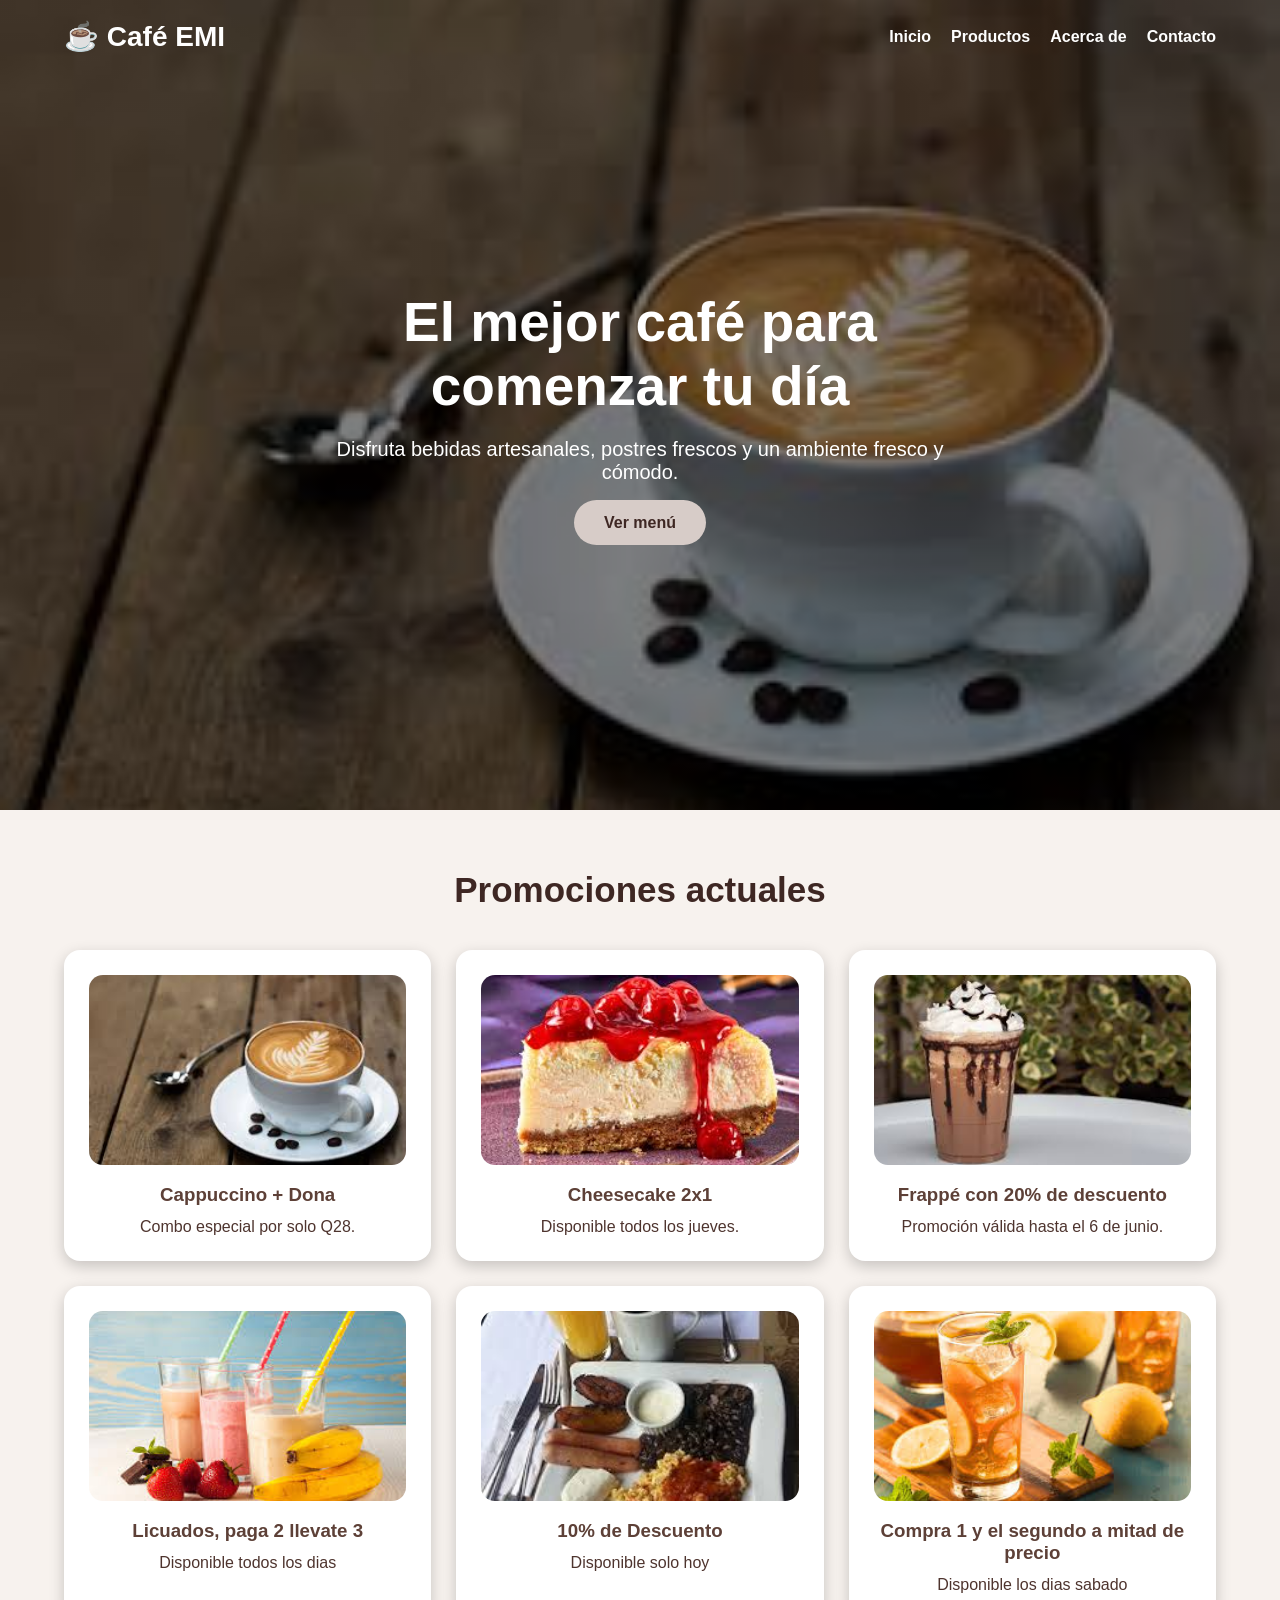
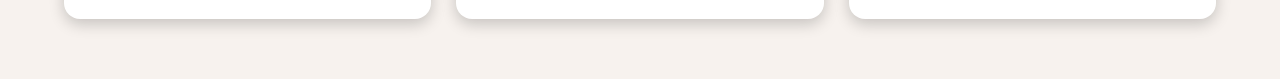
<file: index.html>
<!DOCTYPE html>
<html lang="es">

<head>
    <meta charset="UTF-8">
    <meta name="viewport" content="width=device-width, initial-scale=1.0">
    <title>Café EMI</title>
    <link rel="stylesheet" href="index3190_26_3699.css">
</head>

<body>

    <header class="header3190_26_3699">

        <nav class="navbar3190_26_3699">
            <h1 class="logo3190_26_3699">☕ Café EMI</h1>

            <ul class="menu3190_26_3699">
                <li><a href="index.html">Inicio</a></li>
                <li><a href="productos3190-25-3699.html">Productos</a></li>
                <li><a href="acercade3190-26-3699.html">Acerca de</a></li>
                <li><a href="contacto3190-26-3699.html">Contacto</a></li>
            </ul>
        </nav>

        <section class="hero3190_26_3699">
            <div class="hero_texto3190_26_3699">
                <h2>El mejor café para comenzar tu día</h2>

                <p>
                    Disfruta bebidas artesanales, postres frescos y un ambiente fresco y cómodo.
                </p>

                <a href="productos3190-25-3699.html" class="btn3190_26_3699">
                    Ver menú
                </a>
            </div>
        </section>

    </header>

    <section class="seccion3190_26_3699">
        <h2>Promociones actuales</h2>

        <div class="cards3190_26_3699">

            <div class="card3190_26_3699">
                <img src="imagen_principal.jpg" alt="Cappuccino con dona">
                <h3>Cappuccino + Dona</h3>
                <p>Combo especial por solo Q28.</p>
            </div>

            <div class="card3190_26_3699">
                <img src="cheescake.jpg" alt="Cheesecake">
                <h3>Cheesecake 2x1</h3>
                <p>Disponible todos los jueves.</p>
            </div>

            <div class="card3190_26_3699">
                <img src="frappe.jpg" alt="Frappé">
                <h3>Frappé con 20% de descuento</h3>
                <p>Promoción válida hasta el 6 de junio.</p>
            </div>


            <div class="card3190_26_3699">
                <img src="licuado.jpg" alt="licuado">
                <h3>Licuados, paga 2 llevate 3</h3>
                <p>Disponible todos los dias </p>
            </div>

            <div class="card3190_26_3699">
                <img src="desayuno.jpg" alt="Desayuno">
                <h3>10% de Descuento</h3>
                <p>Disponible solo hoy  </p>
            </div>
            <div class="card3190_26_3699">
                <img src="tefrio.jpg" alt="tefrio">
                <h3>Compra 1 y el segundo a mitad de precio</h3>
                <p>Disponible los dias sabado</p>
            </div>

        </div>
    </section>

</body>

</html>
</file>
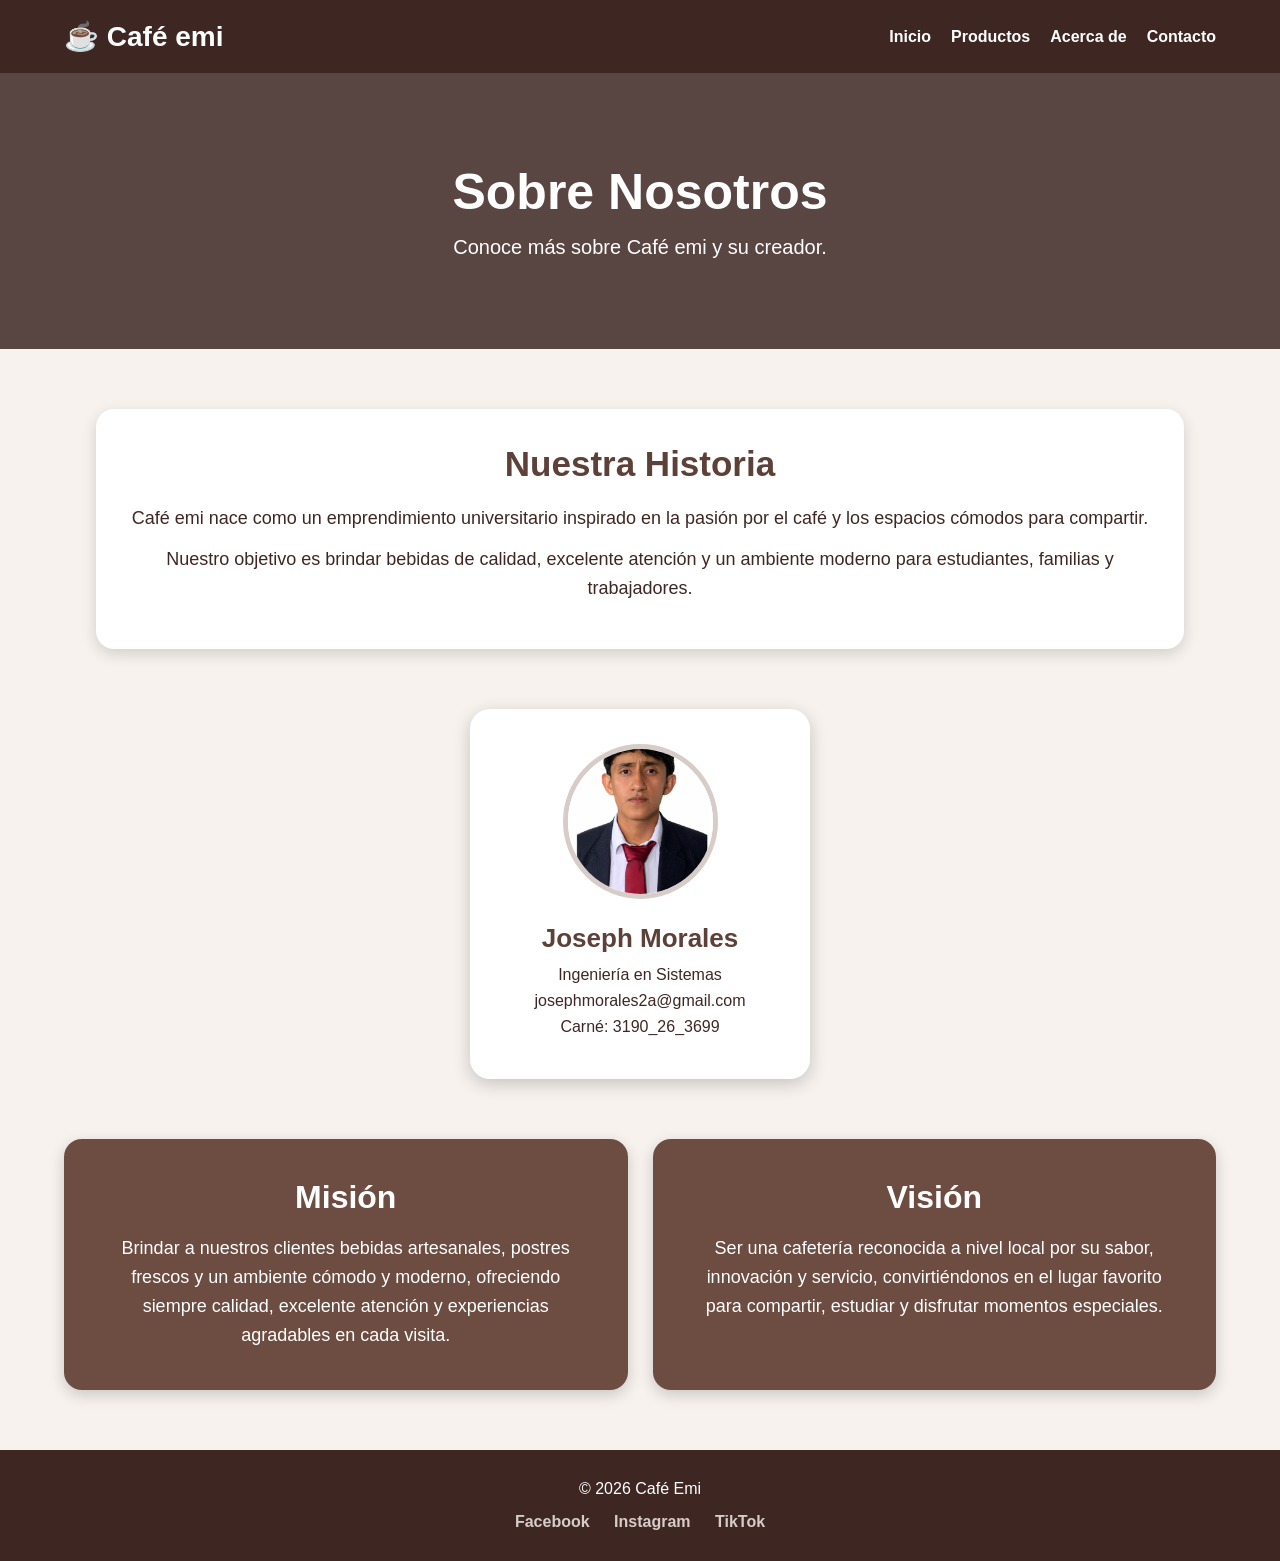
<file: acercade3190-26-3699.html>
<!DOCTYPE html>
<html lang="es">

<head>

    <meta charset="UTF-8">

    <meta name="viewport"
    content="width=device-width, initial-scale=1.0">

    <title>
        Acerca de | Café Aurora
    </title>

    <link rel="stylesheet"
    href="acercade3190_26_3699.css">

</head>

<body>

    <header class="header3190_26_3699">

        <nav class="navbar3190_26_3699">

            <h1 class="logo3190_26_3699">
                ☕ Café emi
            </h1>

            <ul class="menu3190_26_3699">

                <li>
                    <a href="index.html">
                        Inicio
                    </a>
                </li>

                <li>
                    <a href="productos3190-25-3699.html">
                        Productos
                    </a>
                </li>

                <li>
                    <a href="acercade3190-26-3699.html">
                        Acerca de
                    </a>
                </li>

                <li>
                    <a href="contacto3190-26-3699.html">
                        Contacto
                    </a>
                </li>

            </ul>

        </nav>

    </header>

    <section class="banner3190_26_3699">

        <h2>
            Sobre Nosotros
        </h2>

        <p>
            Conoce más sobre Café emi y su creador.
        </p>

    </section>

    <section class="info3190_26_3699">

        <div class="texto3190_26_3699">

            <h2>
                Nuestra Historia
            </h2>

            <p>
                Café emi nace como un emprendimiento universitario
                inspirado en la pasión por el café y los espacios
                cómodos para compartir.
            </p>

            <p>
                Nuestro objetivo es brindar bebidas de calidad,
                excelente atención y un ambiente moderno para
                estudiantes, familias y trabajadores.
            </p>

        </div>

    </section>

    <section class="creador3190_26_3699">

        <div class="card3190_26_3699">

            <img src="yo.png"
            alt="Foto del creador">

            <h3>
                Joseph Morales
            </h3>

            <p>
                Ingeniería en Sistemas
            </p>

            <p>
                josephmorales2a@gmail.com
            </p>

            <p>
                Carné: 3190_26_3699
            </p>

        </div>

    </section>

    <section class="misionvision3190_26_3699">

        <div class="bloque3190_26_3699">

            <h2>
                Misión
            </h2>

            <p>
                Brindar a nuestros clientes bebidas artesanales,
                postres frescos y un ambiente cómodo y moderno,
                ofreciendo siempre calidad, excelente atención y
                experiencias agradables en cada visita.
            </p>

        </div>

        <div class="bloque3190_26_3699">

            <h2>
                Visión
            </h2>

            <p>
                Ser una cafetería reconocida a nivel local por su
                sabor, innovación y servicio, convirtiéndonos en
                el lugar favorito para compartir, estudiar y disfrutar
                momentos especiales.
            </p>

        </div>

    </section>

    <footer class="footer3190_26_3699">

        <p>
            © 2026 Café Emi
        </p>

        <div class="redes3190_26_3699">

            <a href="https://facebook.com">
                Facebook
            </a>

            <a href="https://instagram.com">
                Instagram
            </a>

            <a href="https://tiktok.com">
                TikTok
            </a>

        </div>

    </footer>

</body>

</html>
</file>
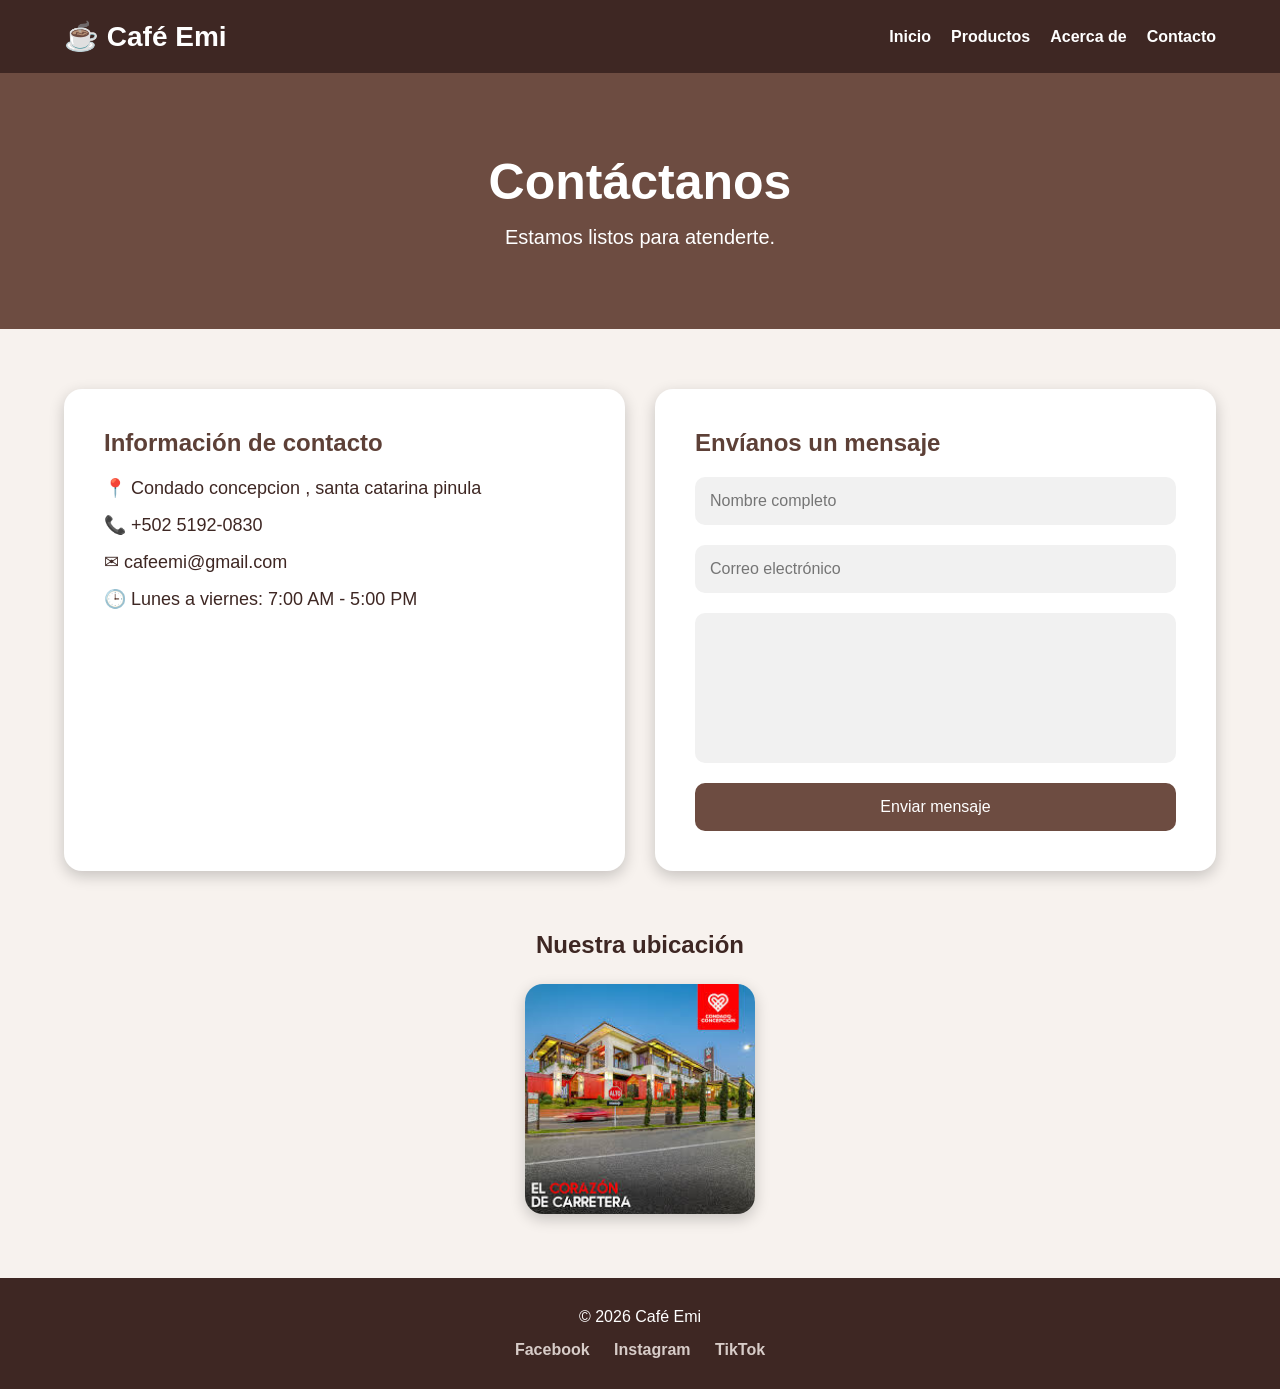
<file: contacto3190-26-3699.html>
<!DOCTYPE html>
<html lang="es">

<head>

    <meta charset="UTF-8">

    <meta name="viewport"
    content="width=device-width, initial-scale=1.0">

    <title>
        Contacto | Café Emi
    </title>

    <link rel="stylesheet"
    href="contacto.3190_26_3699.css">

</head>

<body>

    <header class="header3190_26_3699">

        <nav class="navbar3190_26_3699">

            <h1 class="logo3190_26_3699">
                ☕ Café Emi
            </h1>

            <ul class="menu3190_26_3699">

                <li>
                    <a href="index.html">
                        Inicio
                    </a>
                </li>

                <li>
                    <a href="productos3190-25-3699.html">
                        Productos
                    </a>
                </li>

                <li>
                    <a href="acercade3190-26-3699.html">
                        Acerca de
                    </a>
                </li>

                <li>
                    <a href="contacto3190-26-3699.html">
                        Contacto
                    </a>
                </li>

            </ul>

        </nav>

    </header>

    <section class="banner3190_26_3699">

        <h2>
            Contáctanos
        </h2>

        <p>
            Estamos listos para atenderte.
        </p>

    </section>

    <section class="contacto3190_26_3699">

        <div class="info3190_26_3699">

            <h2>
                Información de contacto
            </h2>

            <p>
                📍 Condado concepcion , santa catarina pinula
            </p>

            <p>
                📞 +502 5192-0830
            </p>

            <p>
                ✉ cafeemi@gmail.com
            </p>

            <p>
                🕒 Lunes a viernes:
                7:00 AM - 5:00 PM
            </p>

        </div>

        <div class="formulario3190_26_3699">

            <h2>
                Envíanos un mensaje
            </h2>

            <form>

                <input type="text"
                placeholder="Nombre completo">

                <input type="email"
                placeholder="Correo electrónico">

                <textarea
                placeholder="Escribe tu mensaje">
                </textarea>

                <button type="submit">
                    Enviar mensaje
                </button>

            </form>

        </div>

    </section>

    <section class="mapa3190_26_3699">

        <h2>
            Nuestra ubicación
        </h2>

        <img src="con.jpg"
        alt="Mapa ubicación">

    </section>

    <footer class="footer3190_26_3699">

        <p>
            © 2026 Café Emi
        </p>

        <div class="redes3190_26_3699">

            <a href="https://facebook.com">
                Facebook
            </a>

            <a href="https://instagram.com">
                Instagram
            </a>

            <a href="https://tiktok.com">
                TikTok
            </a>

        </div>

    </footer>

</body>

</html>
</file>
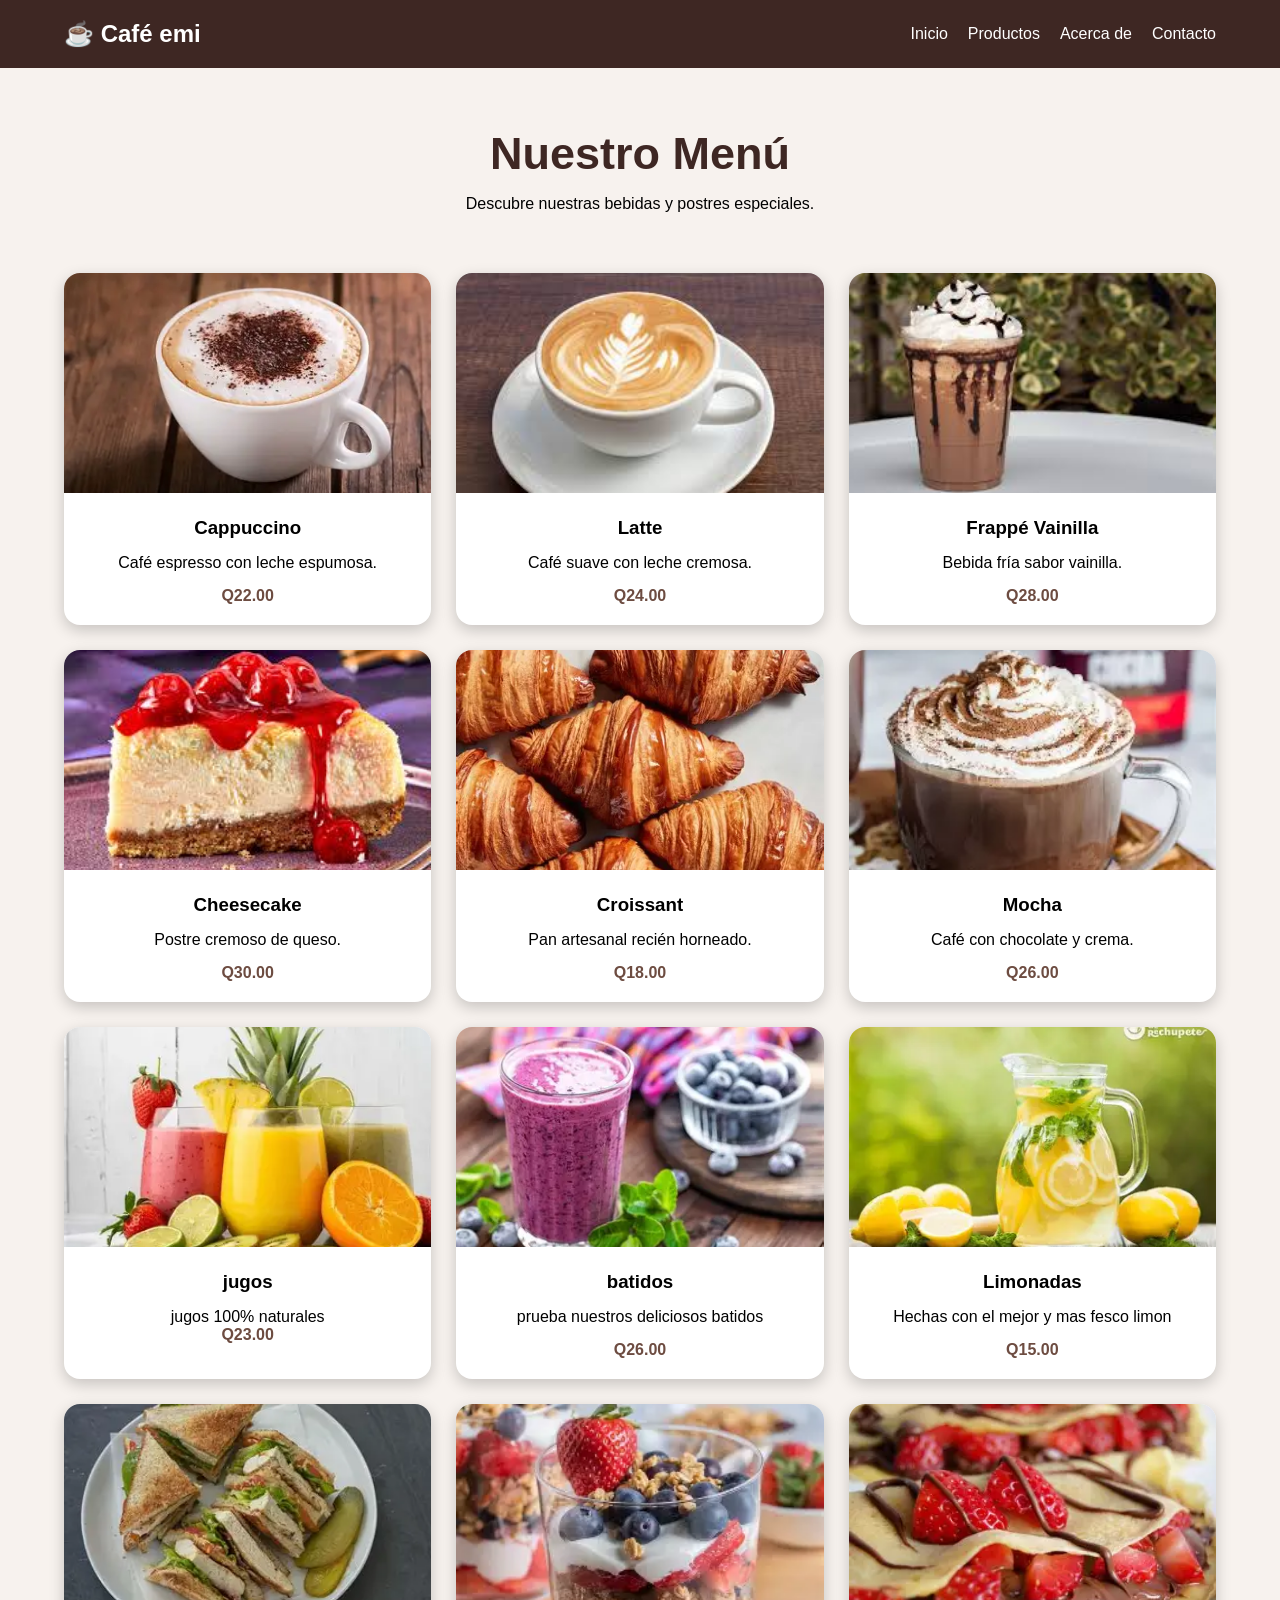
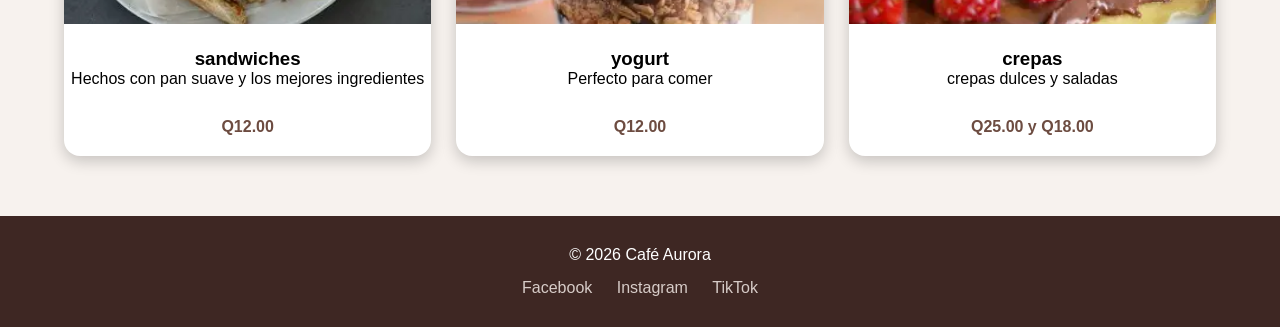
<file: productos3190-25-3699.html>
<!DOCTYPE html>
<html lang="es">

<head>
    <meta charset="UTF-8">
    <meta name="viewport" content="width=device-width, initial-scale=1.0">

    <title>Productos | Café Aurora</title>

    <link rel="stylesheet"
    href="productos3190_26_3699.css">
</head>

<body>
    <header class="header3190_26_3699">

    <nav class="navbar3190_26_3699">

        <h1 class="logo3190_26_3699">
            ☕ Café emi
        </h1>

        <ul class="menu3190_26_3699">

            <li>
                <a href="index.html">
                    Inicio
                </a>
            </li>

            <li>
                <a href="productos3190-25-3699.html">
                    Productos
                </a>
            </li>

            <li>
                <a href="acercade3190-26-3699.html">
                    Acerca de
                </a>
            </li>

            <li>
                <a href="contacto3190-26-3699.html">
                    Contacto
                </a>
            </li>

        </ul>

    </nav>

</header>
<section class="titulo3190_26_3699">

    <h2>
        Nuestro Menú
    </h2>

    <p>
        Descubre nuestras bebidas y postres especiales.
    </p>

</section>
<section class="productos3190_26_3699">

    <div class="card3190_26_3699">

        <img src="capuccino.webp"
        alt="Cappuccino">

        <h3>
            Cappuccino
        </h3>

        <p>
            Café espresso con leche espumosa.
        </p>

        <span>
            Q22.00
        </span>

    </div>

    <div class="card3190_26_3699">

        <img src="latte.jpg"
        alt="Latte">

        <h3>
            Latte
        </h3>

        <p>
            Café suave con leche cremosa.
        </p>

        <span>
            Q24.00
        </span>

    </div>

    <div class="card3190_26_3699">

        <img src="frappe.jpg"
        alt="Frappé">

        <h3>
            Frappé Vainilla
        </h3>

        <p>
            Bebida fría sabor vainilla.
        </p>

        <span>
            Q28.00
        </span>

    </div>

    <div class="card3190_26_3699">

        <img src="cheescake.jpg"
        alt="Cheescake">

        <h3>
            Cheesecake
        </h3>

        <p>
            Postre cremoso de queso.
        </p>

        <span>
            Q30.00
        </span>

    </div>

    <div class="card3190_26_3699">

        <img src="croissant.webp"
        alt="Croissant">

        <h3>
            Croissant
        </h3>

        <p>
            Pan artesanal recién horneado.
        </p>

        <span>
            Q18.00
        </span>

    </div>

    <div class="card3190_26_3699">

        <img src="mocha.webp"
        alt="Mocha">

        <h3>
            Mocha
        </h3>

        <p>
            Café con chocolate y crema.
        </p>

        <span>
            Q26.00
        </span>

    </div>

    <div class="card3190_26_3699">

        <img src="jugos.webp"
        alt="jugos">

        <h3>
            jugos
        </h3>

        <p>
            jugos 100% naturales

        <span>
            Q23.00
        </span>

    </div>
    <div class="card3190_26_3699">

        <img src="batidos.webp"
        alt="batido">

        <h3>
            batidos
        </h3>

        <p>
            prueba nuestros deliciosos batidos
        </p>

        <span>
            Q26.00
        </span>

    </div>

    <div class="card3190_26_3699">

        <img src="limo.webp"
        alt="limo">

        <h3>
            Limonadas
        </h3>

        <p>
           Hechas con el mejor y mas fesco limon
        </p>

        <span>
            Q15.00
        </span>

    </div>

     <div class="card3190_26_3699">

        <img src="sand.webp"
        alt="sand">

        <h3>
           sandwiches
        </h3>
        Hechos con pan suave y los mejores ingredientes
        <p>
           
        </p>

        <span>
            Q12.00
        </span>

    </div>
     <div class="card3190_26_3699">

        <img src="yog.webp"
        alt="yog">

        <h3>
          yogurt 
        </h3>
        Perfecto para comer 
        <p>
           
        </p>

        <span>
            Q12.00
        </span>

    </div>
     <div class="card3190_26_3699">

        <img src="cre.webp"
        alt="cre">

        <h3>
          crepas
        </h3>
        crepas dulces y saladas
        <p>
           
        </p>

        <span>
            Q25.00 y Q18.00
        </span>

    </div>




</section>
<footer class="footer3190_26_3699">

    <p>
        © 2026 Café Aurora
    </p>

    <div class="redes3190_26_3699">

        <a href="https://facebook.com">
            Facebook
        </a>

        <a href="https://instagram.com">
            Instagram
        </a>

        <a href="https://tiktok.com">
            TikTok
        </a>

    </div>

</footer>

</body>

</html>
</file>
<file: index3190_26_3699.css>
* {
    margin: 0;
    padding: 0;
    box-sizing: border-box;
}

body {
    font-family: Arial, Helvetica, sans-serif;
    background-color: #f7f2ee;
    color: #3e2723;
}

.header3190_26_3699 {
    min-height: 90vh;
    background:
        linear-gradient(
            rgba(0, 0, 0, 0.5),
            rgba(0, 0, 0, 0.5)
        ),
        url("imagen_principal.jpg");

    background-size: cover;
    background-position: center;
}

.navbar3190_26_3699 {
    width: 90%;
    margin: auto;
    padding: 20px 0;

    display: flex;
    justify-content: space-between;
    align-items: center;
}

.logo3190_26_3699 {
    color: white;
    font-size: 28px;
}

.menu3190_26_3699 {
    display: flex;
    gap: 20px;
    list-style: none;
}

.menu3190_26_3699 a {
    color: white;
    text-decoration: none;
    font-weight: bold;
}

.menu3190_26_3699 a:hover {
    color: #d7ccc8;
}

.hero3190_26_3699 {
    height: 75vh;

    display: flex;
    justify-content: center;
    align-items: center;

    text-align: center;
}

.hero_texto3190_26_3699 {
    color: white;
    max-width: 700px;
    padding: 20px;
}

.hero_texto3190_26_3699 h2 {
    font-size: 55px;
    margin-bottom: 20px;
}

.hero_texto3190_26_3699 p {
    font-size: 20px;
    margin-bottom: 30px;
}

.btn3190_26_3699 {
    background-color: #d7ccc8;
    padding: 14px 30px;

    text-decoration: none;
    color: #3e2723;

    border-radius: 30px;
    font-weight: bold;
}

.btn3190_26_3699:hover {
    background-color: white;
}

.seccion3190_26_3699 {
    width: 90%;
    margin: auto;
    padding: 60px 0;
}

.seccion3190_26_3699 h2 {
    text-align: center;
    margin-bottom: 40px;
    font-size: 35px;
}

.cards3190_26_3699 {
    display: grid;
    grid-template-columns: repeat(3, 1fr);
    gap: 25px;
}

.card3190_26_3699 {
    background-color: white;
    padding: 25px;
    border-radius: 16px;
    text-align: center;
    box-shadow: 0 5px 15px rgba(0, 0, 0, 0.2);
    transition: 0.3s;
}

.card3190_26_3699:hover {
    transform: translateY(-8px);
}

.card3190_26_3699 img {
    width: 100%;
    height: 190px;
    object-fit: cover;
    border-radius: 14px;
    margin-bottom: 15px;
}

.card3190_26_3699 h3 {
    margin-bottom: 12px;
    color: #5d4037;
}

.card3190_26_3699 p {
    color: #4e342e;
}


@media (max-width: 768px) {

    .navbar3190_26_3699 {
        flex-direction: column;
        gap: 15px;
    }

    .menu3190_26_3699 {
        flex-direction: column;
        text-align: center;
    }

    .hero_texto3190_26_3699 h2 {
        font-size: 36px;
    }

    .cards3190_26_3699 {
        grid-template-columns: 1fr;
    }
}
</file>
<file: acercade3190_26_3699.css>
* {
    margin: 0;
    padding: 0;
    box-sizing: border-box;
}

body {
    font-family: Arial, Helvetica, sans-serif;
    background-color: #f7f2ee;
    color: #3e2723;
}



.header3190_26_3699 {
    background-color: #3e2723;
}

.navbar3190_26_3699 {
    width: 90%;
    margin: auto;
    padding: 20px 0;

    display: flex;
    justify-content: space-between;
    align-items: center;
}

.logo3190_26_3699 {
    color: white;
    font-size: 28px;
}

.menu3190_26_3699 {
    display: flex;
    gap: 20px;
    list-style: none;
}

.menu3190_26_3699 a {
    color: white;
    text-decoration: none;
    font-weight: bold;
}

.menu3190_26_3699 a:hover {
    color: #d7ccc8;
}

/* BANNER */

.banner3190_26_3699 {
    background: linear-gradient(
        rgba(62, 39, 35, 0.85),
        rgba(62, 39, 35, 0.85)
    );
    color: white;
    text-align: center;
    padding: 90px 20px;
}

.banner3190_26_3699 h2 {
    font-size: 50px;
    margin-bottom: 15px;
}

.banner3190_26_3699 p {
    font-size: 20px;
}



.info3190_26_3699 {
    width: 85%;
    margin: auto;
    padding: 60px 0;
    text-align: center;
}

.texto3190_26_3699 {
    background-color: white;
    padding: 35px;
    border-radius: 18px;
    box-shadow: 0 5px 15px rgba(0,0,0,0.15);
}

.texto3190_26_3699 h2 {
    font-size: 35px;
    margin-bottom: 20px;
    color: #5d4037;
}

.texto3190_26_3699 p {
    font-size: 18px;
    line-height: 1.6;
    margin-bottom: 12px;
}


.creador3190_26_3699 {
    display: flex;
    justify-content: center;
    padding-bottom: 60px;
}

.card3190_26_3699 {
    background-color: white;
    width: 340px;
    padding: 35px;
    border-radius: 20px;
    text-align: center;
    box-shadow: 0 5px 18px rgba(0,0,0,0.2);
    transition: 0.3s;
}

.card3190_26_3699:hover {
    transform: translateY(-8px);
}

.card3190_26_3699 img {
    width: 155px;
    height: 155px;
    border-radius: 50%;
    object-fit: cover;
    margin-bottom: 20px;
    border: 5px solid #d7ccc8;
}

.card3190_26_3699 h3 {
    font-size: 26px;
    margin-bottom: 12px;
    color: #5d4037;
}

.card3190_26_3699 p {
    font-size: 16px;
    margin-bottom: 8px;
}


.misionvision3190_26_3699 {
    width: 90%;
    margin: auto;
    display: grid;
    grid-template-columns: repeat(2, 1fr);
    gap: 25px;
    padding-bottom: 60px;
}

.bloque3190_26_3699 {
    background-color: #6d4c41;
    color: white;
    padding: 40px;
    border-radius: 18px;
    text-align: center;
    box-shadow: 0 5px 15px rgba(0,0,0,0.18);
}

.bloque3190_26_3699 h2 {
    font-size: 32px;
    margin-bottom: 18px;
}

.bloque3190_26_3699 p {
    font-size: 18px;
    line-height: 1.6;
}



.footer3190_26_3699 {
    background-color: #3e2723;
    color: white;
    text-align: center;
    padding: 30px;
}

.redes3190_26_3699 {
    margin-top: 15px;
}

.redes3190_26_3699 a {
    color: #d7ccc8;
    margin: 0 10px;
    text-decoration: none;
    font-weight: bold;
}

.redes3190_26_3699 a:hover {
    color: white;
}



@media (max-width: 768px) {

    .navbar3190_26_3699 {
        flex-direction: column;
        gap: 15px;
    }

    .menu3190_26_3699 {
        flex-direction: column;
        text-align: center;
    }

    .banner3190_26_3699 h2 {
        font-size: 36px;
    }

    .misionvision3190_26_3699 {
        grid-template-columns: 1fr;
    }

    .card3190_26_3699 {
        width: 90%;
    }
}
</file>
<file: contacto.3190_26_3699.css>
*{
    margin:0;
    padding:0;
    box-sizing:border-box;
}

body{
    font-family:Arial,sans-serif;
    background-color:#f7f2ee;
    color:#3e2723;
}


.header3190_26_3699{
    background-color:#3e2723;
}

.navbar3190_26_3699{

    width:90%;
    margin:auto;

    display:flex;
    justify-content:space-between;
    align-items:center;

    padding:20px 0;
}

.logo3190_26_3699{
    color:white;
    font-size:28px;
}

.menu3190_26_3699{

    display:flex;
    gap:20px;

    list-style:none;
}

.menu3190_26_3699 a{

    color:white;
    text-decoration:none;

    font-weight:bold;
}

.menu3190_26_3699 a:hover{
    color:#d7ccc8;
}



.banner3190_26_3699{

    background-color:#6d4c41;

    color:white;

    text-align:center;

    padding:80px 20px;
}

.banner3190_26_3699 h2{
    font-size:50px;
    margin-bottom:15px;
}

.banner3190_26_3699 p{
    font-size:20px;
}


.contacto3190_26_3699{

    width:90%;
    margin:auto;

    display:grid;

    grid-template-columns:
    repeat(2,1fr);

    gap:30px;

    padding:60px 0;
}

.info3190_26_3699,
.formulario3190_26_3699{

    background-color:white;

    padding:40px;

    border-radius:18px;

    box-shadow:
    0 5px 15px rgba(0,0,0,0.2);
}

.info3190_26_3699 h2,
.formulario3190_26_3699 h2{

    margin-bottom:20px;

    color:#5d4037;
}

.info3190_26_3699 p{

    margin-bottom:15px;

    font-size:18px;
}



form{
    display:flex;
    flex-direction:column;
}

input,
textarea{

    margin-bottom:20px;

    padding:15px;

    border:none;

    border-radius:10px;

    background-color:#f1f1f1;

    font-size:16px;
}

textarea{
    resize:none;
    height:150px;
}

button{

    background-color:#6d4c41;

    color:white;

    padding:15px;

    border:none;

    border-radius:10px;

    font-size:16px;

    cursor:pointer;

    transition:0.3s;
}

button:hover{
    background-color:#3e2723;
}


.mapa3190_26_3699{

    width:90%;
    margin:auto;

    text-align:center;

    padding-bottom:60px;
}

.mapa3190_26_3699 h2{
    margin-bottom:25px;
}

.mapa3190_26_3699 img{

    width:20%;

    border-radius:18px;

    box-shadow:
    0 5px 15px rgba(0,0,0,0.2);
}



.footer3190_26_3699{

    background-color:#3e2723;

    color:white;

    text-align:center;

    padding:30px;
}

.redes3190_26_3699{
    margin-top:15px;
}

.redes3190_26_3699 a{

    color:#d7ccc8;

    margin:0 10px;

    text-decoration:none;

    font-weight:bold;
}

.redes3190_26_3699 a:hover{
    color:white;
}



@media(max-width:768px){

    .navbar3190_26_3699{
        flex-direction:column;
        gap:15px;
    }

    .menu3190_26_3699{
        flex-direction:column;
        text-align:center;
    }

    .contacto3190_26_3699{
        grid-template-columns:1fr;
    }

    .banner3190_26_3699 h2{
        font-size:36px;
    }
}
</file>
<file: productos3190_26_3699.css>
*{
    margin:0;
    padding:0;
    box-sizing:border-box;
}

body{
    font-family: Arial, sans-serif;
    background-color:#f7f2ee;
}
.header3190_26_3699{
    background-color:#3e2723;
}

.navbar3190_26_3699{
    width:90%;
    margin:auto;

    display:flex;
    justify-content:space-between;
    align-items:center;

    padding:20px 0;
}

.logo3190_26_3699{
    color:white;
}

.menu3190_26_3699{
    display:flex;
    gap:20px;

    list-style:none;
}

.menu3190_26_3699 a{
    color:white;
    text-decoration:none;
}

.titulo3190_26_3699{
    text-align:center;
    padding:60px 20px;
}

.titulo3190_26_3699 h2{
    font-size:45px;
    margin-bottom:15px;

    color:#3e2723;
}
.productos3190_26_3699{

    width:90%;
    margin:auto;

    display:grid;

    grid-template-columns:
    repeat(3,1fr);

    gap:25px;

    padding-bottom:60px;
}

.card3190_26_3699{

    background-color:white;

    border-radius:16px;

    overflow:hidden;

    text-align:center;

    box-shadow:
    0 5px 15px rgba(0,0,0,0.2);

    transition:0.3s;
}

.card3190_26_3699:hover{
    transform:translateY(-10px);
}

.card3190_26_3699 img{

    width:100%;
    height:220px;

    object-fit:cover;
}

.card3190_26_3699 h3{
    margin-top:20px;
}

.card3190_26_3699 p{
    padding:15px;
}

.card3190_26_3699 span{

    display:block;

    margin-bottom:20px;

    font-weight:bold;

    color:#6d4c41;
}
.footer3190_26_3699{

    background-color:#3e2723;

    color:white;

    text-align:center;

    padding:30px;
}

.redes3190_26_3699{
    margin-top:15px;
}

.redes3190_26_3699 a{

    color:#d7ccc8;

    margin:0 10px;

    text-decoration:none;
}
@media(max-width:768px){

    .navbar3190_26_3699{
        flex-direction:column;
        gap:15px;
    }

    .menu3190_26_3699{
        flex-direction:column;
        text-align:center;
    }

    .productos3190_26_3699{
        grid-template-columns:1fr;
    }
}
</file>
